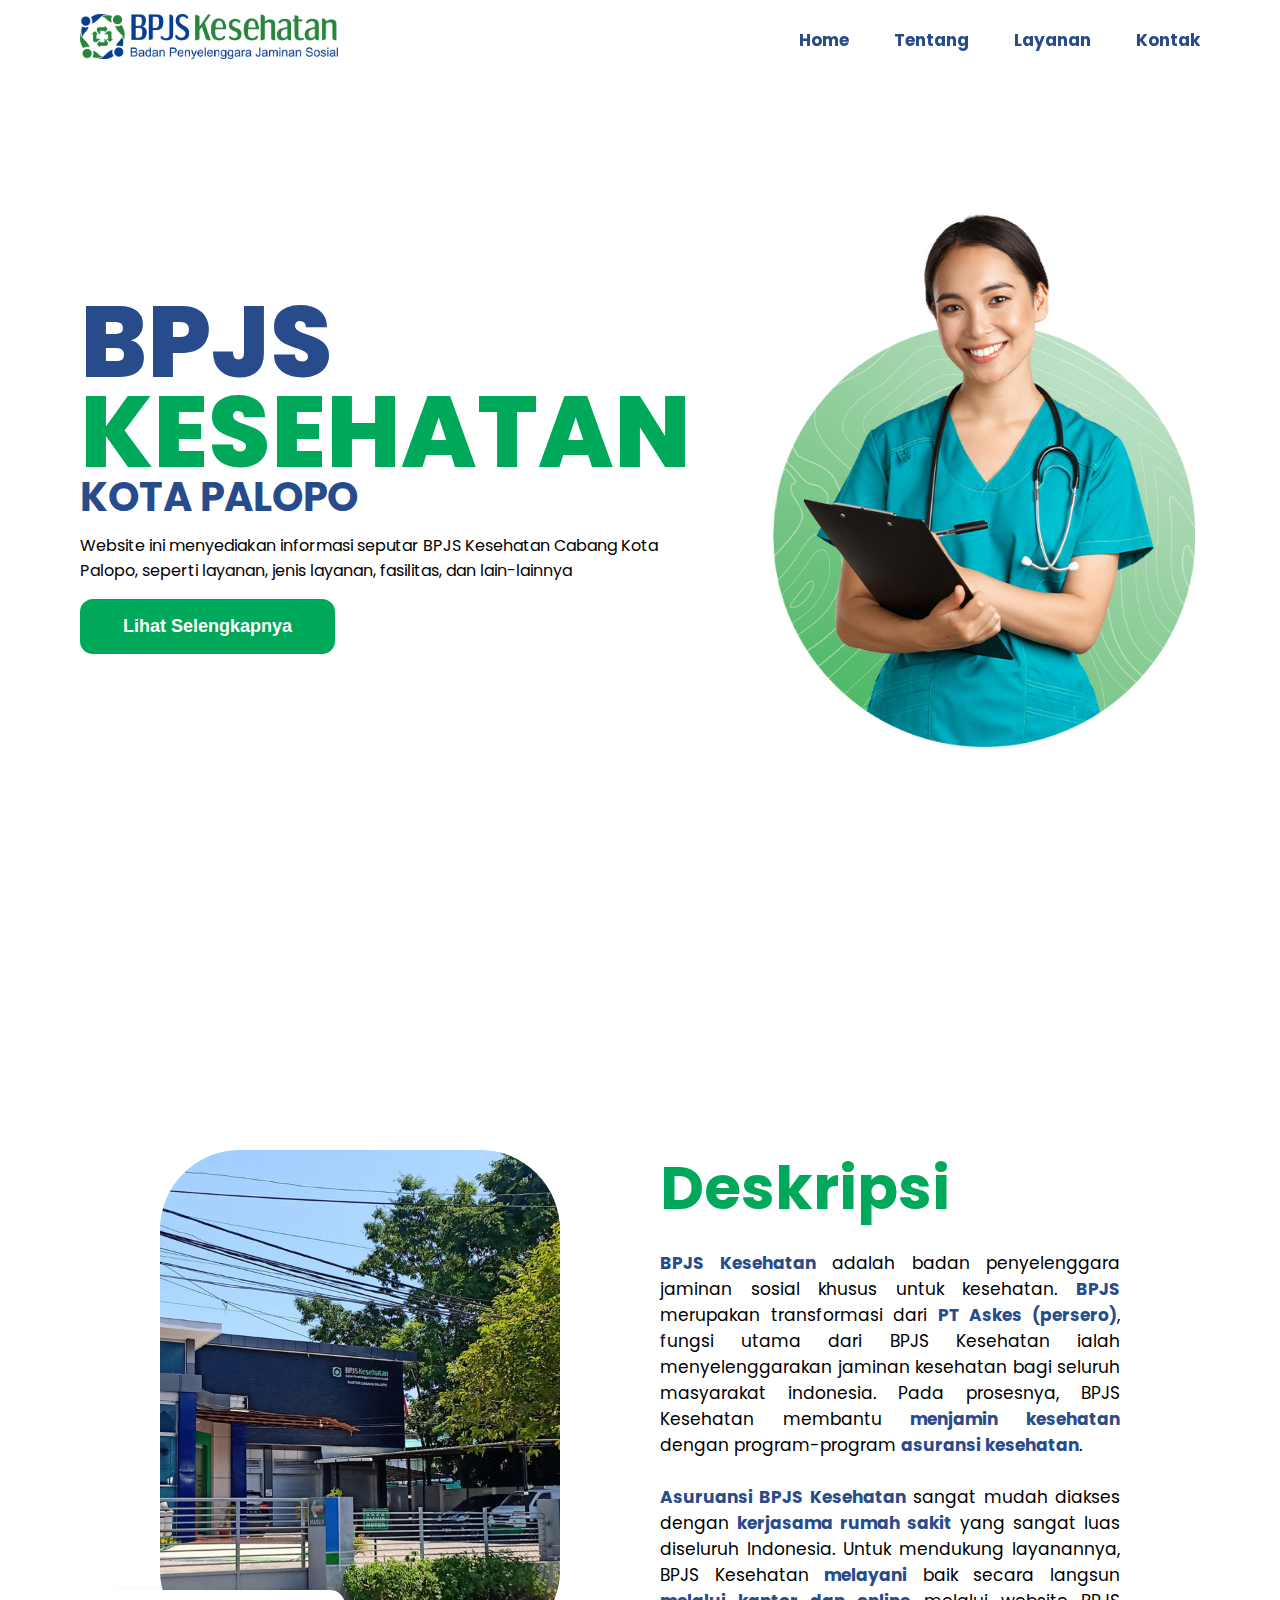
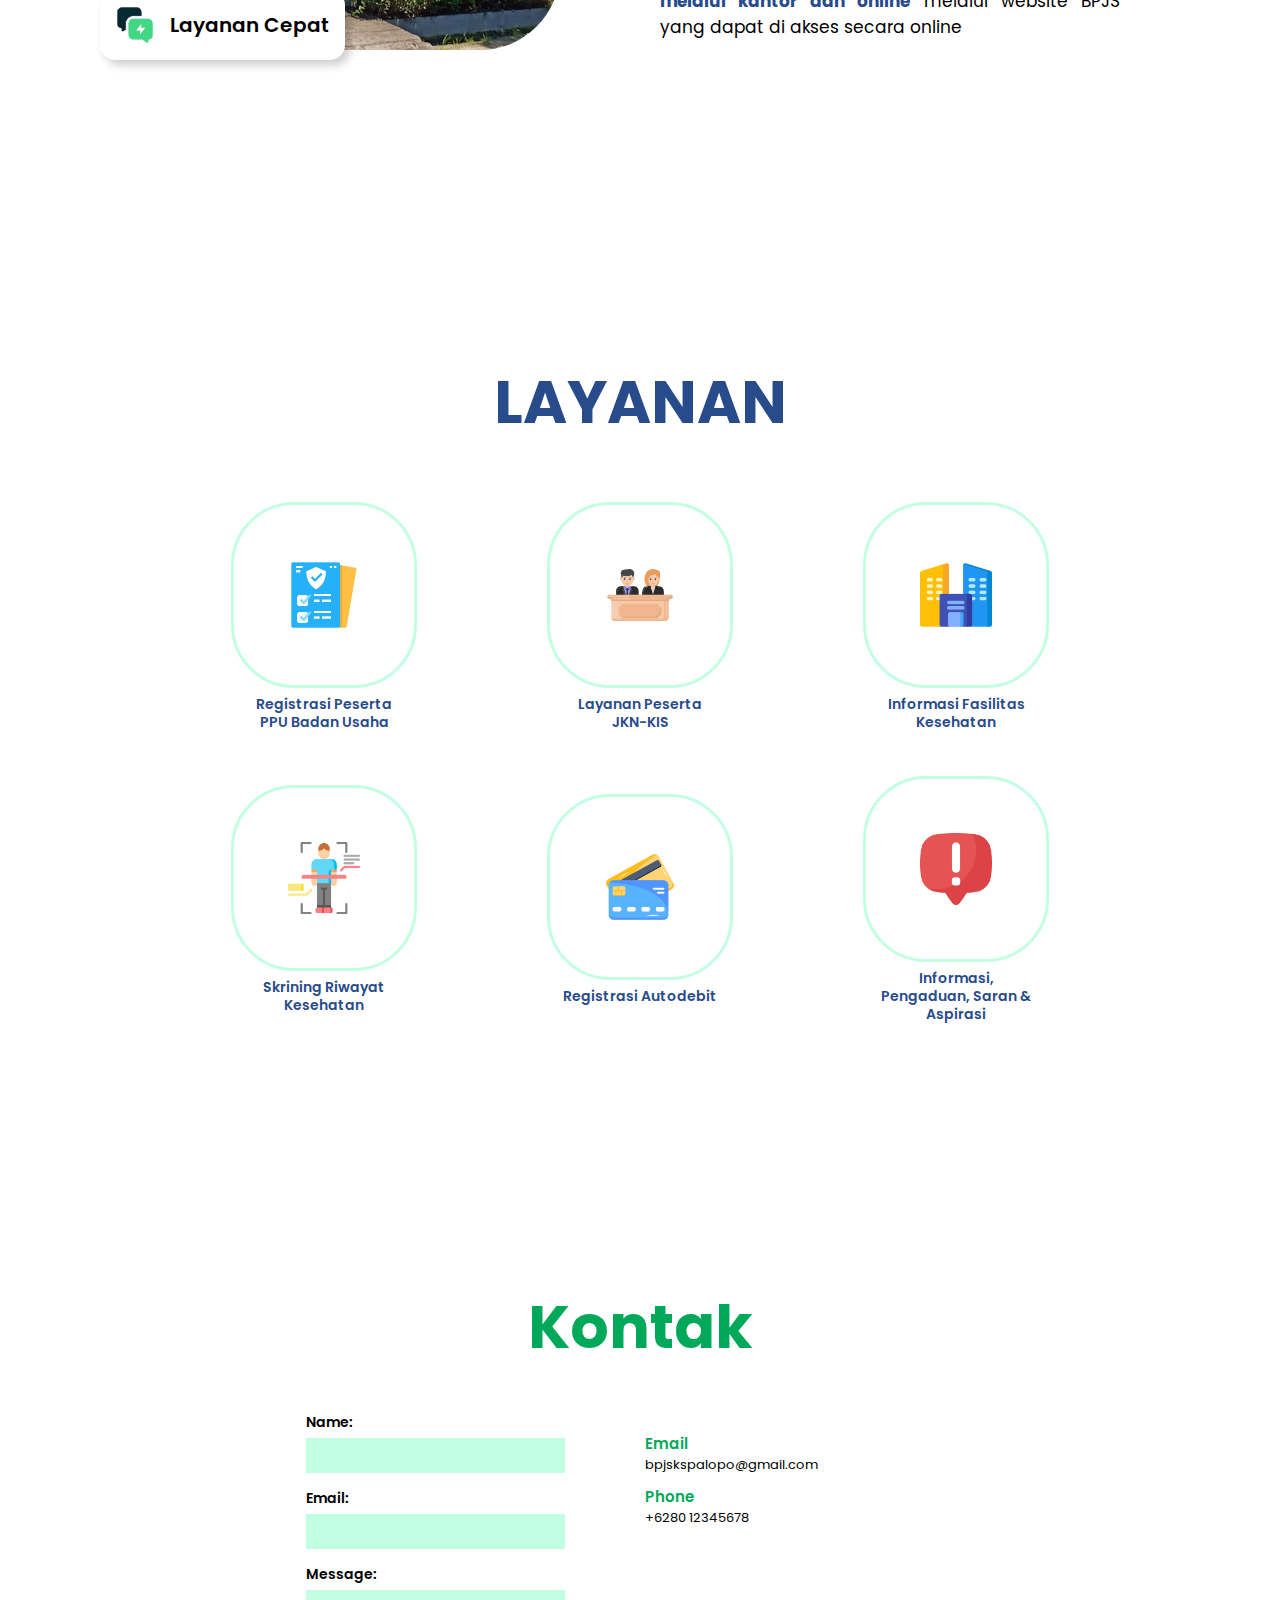
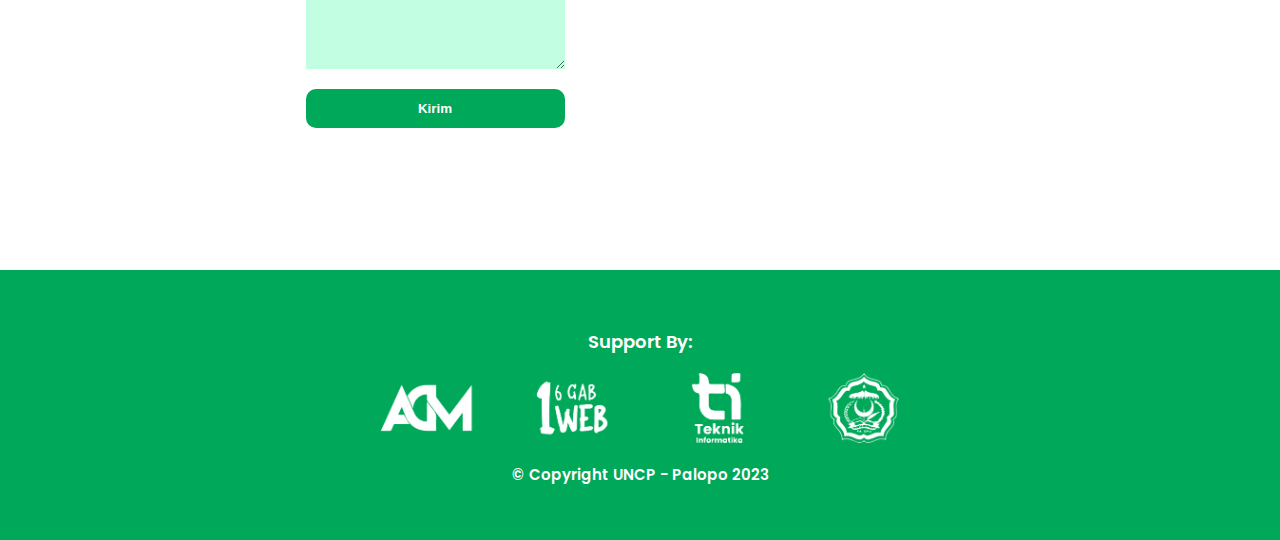
<file: index.html>
<!DOCTYPE html>
<html lang="en">
  <head>
    <meta charset="UTF-8" />
    <meta http-equiv="X-UA-Compatible" content="IE=edge" />
    <meta name="viewport" content="width=device-width, initial-scale=1.0" />
    <!--Css Link-->
    <link rel="stylesheet" href="assets/css/index.css" />
    <!--Font Awesome Link-->
    <link rel="stylesheet" href="https://cdnjs.cloudflare.com/ajax/libs/font-awesome/6.4.0/css/all.min.css" integrity="sha512-iecdLmaskl7CVkqkXNQ/ZH/XLlvWZOJyj7Yy7tcenmpD1ypASozpmT/E0iPtmFIB46ZmdtAc9eNBvH0H/ZpiBw==" crossorigin="anonymous" referrerpolicy="no-referrer" />
    <link
      rel="stylesheet"
      href="https://cdnjs.cloudflare.com/ajax/libs/font-awesome/6.4.0/css/all.min.css"
      integrity="sha512-iecdLmaskl7CVkqkXNQ/ZH/XLlvWZOJyj7Yy7tcenmpD1ypASozpmT/E0iPtmFIB46ZmdtAc9eNBvH0H/ZpiBw=="
      crossorigin="anonymous"
      referrerpolicy="no-referrer"
    />
    <title>Beranda</title>
  </head>
  <body>
    <!--Header NavBar-->
    <header id="header" class="header">
      <div class="logo">
        <img src="assets/images/logo-y.png" alt="bpjs-logo" />
        <!-- <img src="https://tinyurl.com/bpjs-ks-logo-white" alt="bpjs-logo" /> -->
      </div>
      <nav>
        <ul>
          <li><a href="#home" class="nav-item">Home</a></li>
          <li><a href="#about" class="nav-item">Tentang</a></li>
          <li class="dropdown">
            <a href="#service" class="nav-item">Layanan</a>
            <ul class="dropdown-menu">
              <li><a href="#">Layanan 1</a></li>
              <li><a href="#">Layanan 2</a></li>
              <li><a href="#">Layanan 3</a></li>
            </ul>
          </li>
          <li><a href="#contact" class="nav-item">Kontak</a></li>
        </ul>
      </nav>
    </header>

    <!--Home Section-->
    <section class="home" id="home">
      <div class="left-side">
        <h1 class="title one">BPJS</h1>
        <h1 class="title two">KESEHATAN</h1>
        <h2 class="subtitle">KOTA PALOPO</h2>
        <p class="description">
          Website ini menyediakan informasi seputar BPJS Kesehatan Cabang Kota
          Palopo, seperti layanan, jenis layanan, fasilitas, dan lain-lainnya
        </p>
        <button class="detail-button">Lihat Selengkapnya</button>
      </div>
      <div class="right-side">
        <img src="assets/images/lady-circle.png" alt="hero-image" />
        <!-- <img src="https://tinyurl.com/lady-circle" alt="hero-image" /> -->
      </div>
    </section>

    <!---About Section-->
    <section class="about" id="about">
      <div class="left-side">
        <div class="image">
          <img
            class="office-img"
            src="assets/images/office.png"
            alt="bpjs-picture"
          />
          <!-- <img
            class="office-img"
            src="https://tinyurl.com/bpjs-office"
            alt="bpjs-picture"
          /> -->
        </div>
        <div class="card">
          <img src="assets/images/fast-response.png" alt="message-icon" />
          <!-- <img src="https://tinyurl.com/fast-response" alt="message-icon" /> -->
          <p class="text">Layanan Cepat</p>
        </div>
      </div>
      <div class="right-side">
        <h1 class="title">Deskripsi</h1>
        <p class="description">
          <b class="bold-color">BPJS Kesehatan</b> adalah badan penyelenggara
          jaminan sosial khusus untuk kesehatan.
          <b class="bold-color">BPJS</b> merupakan transformasi dari
          <b class="bold-color">PT Askes (persero)</b>, fungsi utama dari BPJS
          Kesehatan ialah menyelenggarakan jaminan kesehatan bagi seluruh
          masyarakat indonesia. Pada prosesnya, BPJS Kesehatan membantu
          <b class="bold-color">menjamin kesehatan</b> dengan program-program
          <b class="bold-color">asuransi kesehatan</b>.<br /><br /><b
            class="bold-color"
            >Asuruansi BPJS Kesehatan</b
          >
          sangat mudah diakses dengan
          <b class="bold-color">kerjasama rumah sakit</b> yang sangat luas
          diseluruh Indonesia. Untuk mendukung layanannya, BPJS Kesehatan
          <b class="bold-color">melayani</b> baik secara langsun
          <b class="bold-color">melalui kantor dan online</b> melalui website
          BPJS yang dapat di akses secara online
        </p>
      </div>
    </section>

    <!--Service Section-->
    <section class="service" id="service">
      <h1 class="title">LAYANAN</h1>

      <div class="card-grid">
        <div class="card">
          <div class="container">
            <img src="assets/icons/1-card.png" alt="register icon" />
            <!-- <img src="https://tinyurl.com/kartu-satu" alt="register icon" /> -->
          </div>
          <p class="text">Registrasi Peserta PPU Badan Usaha</p>
        </div>

        <div class="card">
          <div class="container">
            <img src="assets/icons/2-card.png" alt="register icon" />
            <!-- <img src="https://tinyurl.com/kartu-dua" alt="register icon" /> -->
          </div>
          <p class="text">Layanan Peserta JKN-KIS</p>
        </div>

        <div class="card">
          <div class="container">
            <img src="assets/icons/3-card.png" alt="register icon" />
            <!-- <img src="https://tinyurl.com/kartu-tiga" alt="register icon" /> -->
          </div>
          <p class="text">Informasi Fasilitas Kesehatan</p>
        </div>

        <div class="card">
          <div class="container">
            <img src="assets/icons/4-card.png" alt="register icon" />
            <!-- <img src="https://tinyurl.com/kartu-empat" alt="register icon" /> -->
          </div>
          <p class="text">Skrining Riwayat Kesehatan</p>
        </div>

        <div class="card">
          <div class="container">
            <img src="assets/icons/5-card.png" alt="register icon" />
            <!-- <img src="https://tinyurl.com/kartu-lima" alt="register icon" /> -->
          </div>
          <p class="text">Registrasi Autodebit</p>
        </div>

        <div class="card">
          <div class="container">
            <img src="assets/icons/6-card.png" alt="register icon" />
            <!-- <img src="https://tinyurl.com/kartu-enam" alt="register icon" /> -->
          </div>
          <p class="text">Informasi, Pengaduan, Saran & Aspirasi</p>
        </div>
      </div>
    </section>

    <!--Contact Section-->
    <section class="contact" id="contact">
      <h1 class="title">Kontak</h1>
      <div class="body">
        <div class="left-side">
          <form action="send_email.php" method="POSTS">
            <label class="label" for="name">Name:</label>
            <input class="input" type="text" name="name" id="name" />

            <label class="label" for="email">Email:</label>
            <input class="input" type="email" name="email" id="email" required/>

            <label class="label" for="message">Message:</label>
            <textarea
              class="textarea"
              rows="5"
              cols="30"
              name="message"
              id="message"
              required
            ></textarea>

            <input class="button" type="submit" value="Kirim" />
          </form>
        </div>

        <div class="right-side">
          <div class="sub-cont">
            <p class="text">Email</p>
            <p class="content">bpjskspalopo@gmail.com</p>
          </div>
          <div class="sub-cont">
            <p class="text">Phone</p>
            <p class="content">+6280 12345678</p>
          </div>
          <div class="map-box">
            <iframe 
            class="google-map"
            src="https://www.google.com/maps/embed?pb=!1m18!1m12!1m3!1d158624.81093431353!2d120.19086465180972!3d-2.9972373674133337!2m3!1f0!2f0!3f0!3m2!1i1024!2i768!4f13.1!3m3!1m2!1s0x2db227703c8d617b%3A0xf13f24c31f2f8e54!2sSample%20Location!5e0!3m2!1sen!2sus!4v1626871182032!5m2!1sen!2sus&zoom=15" 
            frameborder="0"></iframe>
          </div>
        </div>
      </div>
    </section>
    
    <!--Footer Section-->
    <footer>
      <p class="title">Support By:</p>
      <img class="logos" src="assets/icons/logo-w.png" alt="Sponsor Line Up">
      <!-- <img class="logos" src="https://tinyurl.com/logo-white" alt="Sponsor Line Up"> -->
      <p class="rights">&copy Copyright UNCP - Palopo 2023</p>
    </footer>

    <!--Back to Top Button-->
    <a href="#home" class="back-to-top">
      <i class="fa-solid fa-angles-up"></i>
    </a>

    <!--JavaScript Link-->
    <script src="/assets/js/script.js"></script>
  </body>
</html>
</file>
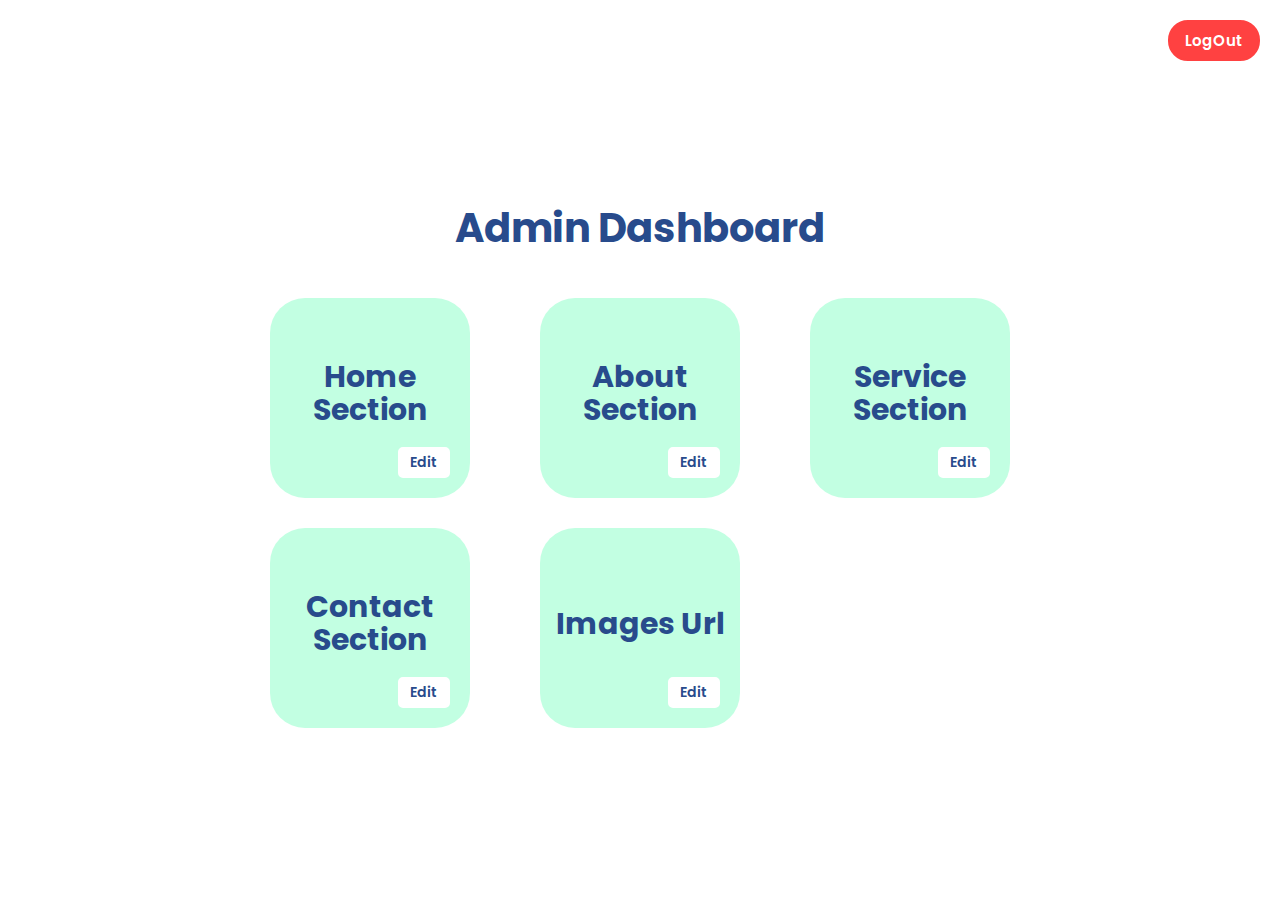
<file: dashboard.html>
<!DOCTYPE html>
<html lang="en">
<head>
    <meta charset="UTF-8">
    <meta http-equiv="X-UA-Compatible" content="IE=edge">
    <meta name="viewport" content="width=device-width, initial-scale=1.0">
    <title>Dashboard</title>
     <!--Css Link-->
     <link rel="stylesheet" href="assets/css/dashboard.css" />
</head>
<body>
    <div class="container">
        <h1 class="title">Admin Dashboard</h1>
        <a href="controller/do_logout.php" class="logout-button">LogOut</a>
        <div class="option">
            <div class="menu-option">
                <p class="title">Home Section</p>
                <a href="" class="edit">Edit</a>
            </div>
            <div class="menu-option">
                <p class="title">About Section</p>
                <a href="" class="edit">Edit</a>
            </div>
            <div class="menu-option">
                <p class="title">Service Section</p>
                <a href="" class="edit">Edit</a>
            </div>
            <div class="menu-option">
                <p class="title">Contact Section</p>
                <a href="" class="edit">Edit</a>
            </div>
            <div class="menu-option">
                <p class="title">Images Url</p>
                <a href="" class="edit">Edit</a>
            </div>
        </div>
    </div>
    
</body>
</html>
</file>
<file: assets/css/index.css>
/*import google fonts*/
@import url('https://fonts.googleapis.com/css2?family=Poppins:ital,wght@0,400;0,500;0,600;0,700;0,800;0,900;1,400;1,500;1,600;1,700;1,800;1,900&display=swap');

/*scrollbar style*/
::-webkit-scrollbar {
    width: 10px;
}

::-webkit-scrollbar-track {
    background-color: white;
}

::-webkit-scrollbar-thumb {
    background-color: var(--blue-primary);
    border-radius: 5px;
}

/*set theme color*/
:root {
    --blue-primary: #284B8C;
    --green-primary: #00A859;
    --green-light: #c2ffe2;
}

body {
    margin: 0;
    padding: 0;
    font-family: 'Poppins', sans-serif;
}

a {
    text-decoration: none;
}

/* ul {
    list-style: none;
} */

li {
    list-style: none;
}



/*=======================================================================*/
/*=======================================================================*/
/*Header Style*/

.header {
    z-index: 100;
    position: fixed;
    top: 0;
    left: 0;
    right: 0;
    height: 80px;
    padding: 0 80px;
    display: flex;
    align-items: center;
    justify-content: space-between;
}

.sticky {
    background-color: var(--green-primary);
}

/*header logo*/
.logo img {
    height: 45px;
}

/*nav bar style*/
nav ul {
    display: flex;
    gap: 45px;
    margin: 0;
    padding: 0;
}

/*nav bar item style*/
.nav-item {
    color: var(--blue-primary);
    font-weight: bold;
    font-size: 17px;
    transition: color 0.3s ease;
}

/*nav bar item hover style*/
.nav-item:hover {
    color: var(--green-primary);
}

/*nav item style when scroll down*/
.nav-item.sticky {
    color: white;
}

.nav-item.sticky:hover {
    color: var(--blue-primary);
}

/*dropdown menu style*/
.dropdown-menu {
    display: none;
    position: absolute;
    background-color: white;
    width: 200px;
    box-shadow: 0px 4px 16px rgba(0, 0, 0, 0.2);
    border-radius: 2px 2px 5px 5px;
    padding: 5px 10px;
}

.dropdown:hover .dropdown-menu {
    display: block;
}

.dropdown-menu li {
    padding: 5px 0;
}

.dropdown-menu li a{
    font-weight: 600;
    color: var(--blue-primary);
    line-height: 0.8;
    transition: color 0.3s ease;
}

.dropdown-menu li a:hover{
    color: var(--green-primary);
}

/*Admin Login Button*/
.header .login-button {
    background-color: var(--blue-primary);
    border: 2px solid var(--blue-primary);
    padding: 5px 15px;
    border-radius: 15px;
    color: white;
    font-weight: 600;
    transition: background-color 0.3s ease, color 0.3s ease;
}

.header .login-button:hover {
    background-color: white;
    color: var(--blue-primary);
}

/*Admin Login Button When Scroll Down*/
.header .login-button.sticky {
    background-color: white;
    border: 2px solid white;
    padding: 5px 15px;
    border-radius: 15px;
    color: var(--green-primary);
    font-weight: 600;
    transition: background-color 0.3s ease, color 0.3s ease;
}

.header .login-button.sticky:hover {
    background-color: var(--green-primary);
    color: white;
}



/*=======================================================================*/
/*=======================================================================*/
/*Home Style*/

.home {
    min-height: 100vh;
    padding: 25px 80px;
    display: flex;
    justify-content: center;
    align-items: center;
}

/*home left-side style*/
.home .left-side {
    padding-right: 50px;
    display: flex;
    flex-direction: column;
}

/*right-side image style*/
.home .right-side img {
    height: 550px;
    transition: transform 0.3s ease;
}

/*right-side image hover*/
.home .right-side img:hover {
    transform: scale(1.1);
}

/*left-side title style*/
.home .title {
    margin: 0;
    padding: 0;
    font-size: 100px;
    font-weight: 800;
    line-height: 0.9;
}

/*title blue color*/
.home .title.one {
    color: var(--blue-primary);
}

/*title green color*/
.home .title.two {
    color: var(--green-primary);
}

/*subtitle "city name" style*/
.home .subtitle {
    margin: 0;
    padding: 0;
    color: var(--blue-primary);
    font-size: 40px;
    font-weight: 700;
    line-height: 1;
}

/*detail button style*/
.detail-button {
    cursor: pointer;
    padding: 15px 18px;
    max-width: 40%;
    font-size: 18px;
    font-weight: 600;
    border: 2px solid var(--green-primary);
    border-radius: 13px;
    background-color: var(--green-primary);
    color: white;
    transition: background-color 0.3s ease, color 0.3s ease;
}

/*detail-button hover*/
.detail-button:hover {
    color: var(--green-primary);
    background-color: white;
}


/*=======================================================================*/
/*=======================================================================*/
/*About Style*/

.about {
    /* background-color: var(--green-light); */
    min-height: 100vh;
    padding: 0 80px;
    display: flex;
    justify-content: center;
    align-items: center;
    gap: 100px;
}

/*left-side style*/
.about .left-side {
    padding-left: 40px;
    position: relative;
}

/*left-side image div style*/
.about .left-side .image {
    background-color: var(--green-light);
    height: 500px;
    width: 400px;
    border-radius: 80px;
    overflow: hidden;
}

/*left-side img tag transition*/
.about .left-side .image img {
    transition: transform 0.5s ease;
}

/*left-side img tag hover*/
.about .left-side .image img:hover {
    transform: scale(1.2);
}

/*bottom left card style*/
.about .left-side .card {
    position: absolute;
    bottom: -10px;
    left: -20px;
    background-color: white;
    box-shadow: 5px 5px 10px rgba(0, 0, 0, 0.2);
    padding: 0px 15px;
    border-radius: 15px;
    display: flex;
    align-items: center;
    justify-content: center;
    transition: background-color 0.3s ease, color 0.3s ease, transform 0.3s ease, brightness 0.3s ease;
}

/*bottom left card hover*/
.about .left-side .card:hover {
    background-color: var(--green-primary);
    color: white;
    transform: scale(1.05);
    box-shadow: 5px 5px 10px rgba(0, 0, 0, 0.2);
}

/*when bottom left card is hover => change the image color*/
.about .left-side .card:hover img{
    filter: brightness(10);
}

/*bottom left card image style*/
.about .left-side .card img {
    height: 40px;
    object-fit: contain;
    margin-right: 15px;
}

/*bottom left card text style*/
.about .left-side .card .text {
    /* color: var(--blue-primary); */
    font-weight: 600;
    font-size: 20px;
    white-space: nowrap;
}

/*left-side office image style*/
.about .left-side img {
    width: 100%;
    height: 100%;
    object-fit: cover;
}

/*right side padding*/
.about .right-side {
    padding-right: 40px;
}


/*right-side title style*/
.about .title {
    margin: 0;
    padding: 0;
    font-size: 60px;
    color: var(--green-primary);
}

/*right-side description text style*/
.about .description {
    width: 460px;
    word-wrap: break-word;
    font-size: 17px;
    text-align: justify;
}

/*description bold blue text*/
.about .description .bold-color {
    color: var(--blue-primary);
}


/*=======================================================================*/
/*=======================================================================*/
/*Service Style*/

.service {
    /* background-color: var(--green-light); */
    min-height: 100vh;
    padding: 0 80px;
    display: flex;
    flex-direction: column;
    justify-content: center;
    align-items: center;
}

/*service section title*/
.service .title {
    margin: 0;
    padding-bottom: 40px;
    font-size: 60px;
    color: var(--blue-primary);
}

/*set the card into grid style*/
.service .card-grid {
    display: grid;
    grid-template-columns: repeat(3, 1fr);
    row-gap: 10px;
    column-gap: 100px;
}

/*card style*/
.service .card {
    background-color: white;
    padding: 15px 15px;
    border-radius: 65px;
    display: flex;
    flex-direction: column;
    justify-content: center;
    align-items: center;
    transition: background-color 0.3s ease, transform 0.3s ease;
}

/*change card background color when card is hover*/
.service .card:hover {
    background-color: var(--green-light);
    transform: scale(1.1);
}

/*card container style*/
.service .card .container {
    cursor: pointer;
    height: 180px;
    width: 180px;
    /* border: 2px solid var(--green-primary); */
    border: 3px solid var(--green-light);
    display: flex;
    justify-content: center;
    align-items: center;
    border-radius: 63px;
    transition: background-color 0.3s ease;
}

/*change container background color when card is hover*/
.service .card:hover .container {
    background-color: white;
}

/*card text*/
.service .card .text {
    color: var(--blue-primary);
    font-weight: 600;
    line-height: 1.3;
    margin-top: 7px;
    margin-bottom: 5px;
    width: 155px;
    text-align: center;
    font-size: 14px;
}

/*card container icon*/
.service .card .container img {
    height: 40%;
    transition: brightness 0.3s ease;
}


/*=======================================================================*/
/*=======================================================================*/
/*Contact Style*/

.contact {
    /* background-color: var(--green-light); */
    min-height:80vh;
    padding: 0 80px;
    display: flex;
    flex-direction: column;
    justify-content: center;
    align-items: center;
}

/*contact section title style*/
.contact .title {
    margin: 0;
    padding-bottom: 40px;
    font-size: 60px;
    color: var(--green-primary);
}   

/*contact section body style*/
.contact .body {
    display: flex;
}

/*left-side form style*/
.contact .left-side form {
    display: flex;
    flex-direction: column;
}

/*send button*/
.contact .left-side .button {
    cursor: pointer;
    margin-top: 20px;
    background-color: var(--green-primary);
    border: 2px solid var(--green-primary);
    color: white;
    font-weight: 700;
    padding: 10px 20px;
    border-radius: 10px;
    transition: background-color 0.3s ease, color 0.3s ease;
}

/*send button hover*/
.contact .left-side .button:hover {
    background-color: white;
    color: var(--green-primary);
}

/*======form style======*/
/*form label style*/
.label {
    font-size: 14px;
    font-weight: 600;
    margin-bottom: 5px;
}

/*form input box style*/
.input {
    border: none;
    padding: 10px;
    margin-bottom: 15px;
    background-color: var(--green-light);
}

/*form textarea style*/
.textarea {
    border: none;
    background-color: var(--green-light);

}

/*right-side*/
.contact .right-side {
    display: flex;
    flex-direction: column;
    gap: 10px;
    padding-left: 80px;
    padding-top: 20px;
}

/*right-side contact title style*/
.contact .right-side .sub-cont .text{
    margin: 0;
    padding: 0;
    font-weight: 600;
    font-size: 15px;
    color: var(--green-primary);
}

/*right-side contact content style*/
.contact .right-side .sub-cont .content{
    font-size: 13px;
    margin: 0;
    padding: 0;
}

.contact .right-side .map-box {
    width: 330px;
    height: 200px;
    border-radius: 10px;
    overflow: hidden;
}

.map-box .google-map {
    width: 100%;
    height: 100%;
    object-fit: cover;
}


/*=======================================================================*/
/*=======================================================================*/
/*Footer Style*/
footer {
    min-height: 30vh;
    background-color: var(--green-primary);
    display: flex;
    flex-direction: column;
    justify-content: center;
    align-items: center;
}

/*footer title style*/
footer .title {
    font-size: 18px;
    font-weight:600;
    color: white;
}

/*footer stakeholder logo style*/
footer .logos {
    height: 70px;
}

/*footer copyright text style*/
footer .rights {
    margin-top: 20px;
    font-weight: 600;
    font-size: 15px;
    color: white;
}


/*=======================================================================*/
/*=======================================================================*/
/*Back to Top Button Style*/
.back-to-top{
    position: fixed;
    bottom: 20px;
    right: 20px;
    background-color: transparent;
    color: transparent;
    padding: 5px 10px;
    border-radius: 10px;
    opacity: 0.9;
    transition: opacity 0.3s ease;
}

/*.display is created using js when user scroll and down from home section*/
.back-to-top.display {
    background-color: var(--blue-primary);
    color: white;
    transition: 0.3s ease;
}

/*hover style*/
.back-to-top.display:hover {
    opacity: 1;
}
</file>
<file: assets/css/dashboard.css>
/*import google fonts*/
@import url('https://fonts.googleapis.com/css2?family=Poppins:ital,wght@0,400;0,500;0,600;0,700;0,800;0,900;1,400;1,500;1,600;1,700;1,800;1,900&display=swap');

/*scrollbar style*/
::-webkit-scrollbar {
    width: 10px;
}

::-webkit-scrollbar-track {
    background-color: white;
}

::-webkit-scrollbar-thumb {
    background-color: var(--blue-primary);
    border-radius: 5px;
}

/*set theme color*/
:root {
    --blue-primary: #284B8C;
    --green-primary: #00A859;
    --green-light: #c2ffe2;
    --red-lips: rgb(255, 65, 65);
}

body {
    margin: 0;
    padding: 0;
    font-family: 'Poppins', sans-serif;
}

a {
    text-decoration: none;
}

.container {
    min-height: 100vh;
    display: flex;
    flex-direction: column;
    justify-content: center;
    align-items: center;
    position: relative;
    /* background-color: red; */
}

.logout-button {
    position: absolute;
    top: 20px;
    right: 20px;
    background-color: var(--red-lips);
    border: 2px solid var(--red-lips);
    color: white;
    padding: 7px 15px;
    border-radius: 20px;
    font-size: 15px;
    font-weight: 600;
    transition: background-color 0.3s ease, color 0.3s ease;
}

.logout-button:hover {
    background-color: white;
    color: var(--red-lips);
}

.title {
    font-weight: 700;
    font-size: 40px;
    margin-bottom: 40px;
    color: var(--blue-primary);
}

.option {
    display: grid;
    grid-template-columns: repeat(3, 1fr);
    /* grid-template-columns: repeat(auto-fit, minmax(200px, 1fr)); */
    row-gap: 30px;
    column-gap: 70px;
}

.menu-option {
    height: 200px;
    width: 200px;
    background-color: var(--green-light);
    border-radius: 35px;
    position: relative;
    display: flex;
    justify-content: center;
    align-items: center;
}

.menu-option .title {
    font-size: 30px;
    line-height: 1.1;
    text-align: center;
}

.menu-option .edit {
    position: absolute;
    bottom: 20px;
    right: 20px;
    background-color: white;
    border: 2px solid white;
    padding: 3px 10px;
    border-radius: 5px;
    font-size: 14px;
    font-weight: 600;
    color: var(--blue-primary);
    transition: background-color 0.3s, color 0.3s ease, border 0.3s ease;
}

.menu-option .edit:hover {
    background-color: var(--blue-primary);
    border: 2px solid var(--blue-primary);
    color: white;
}
</file>
